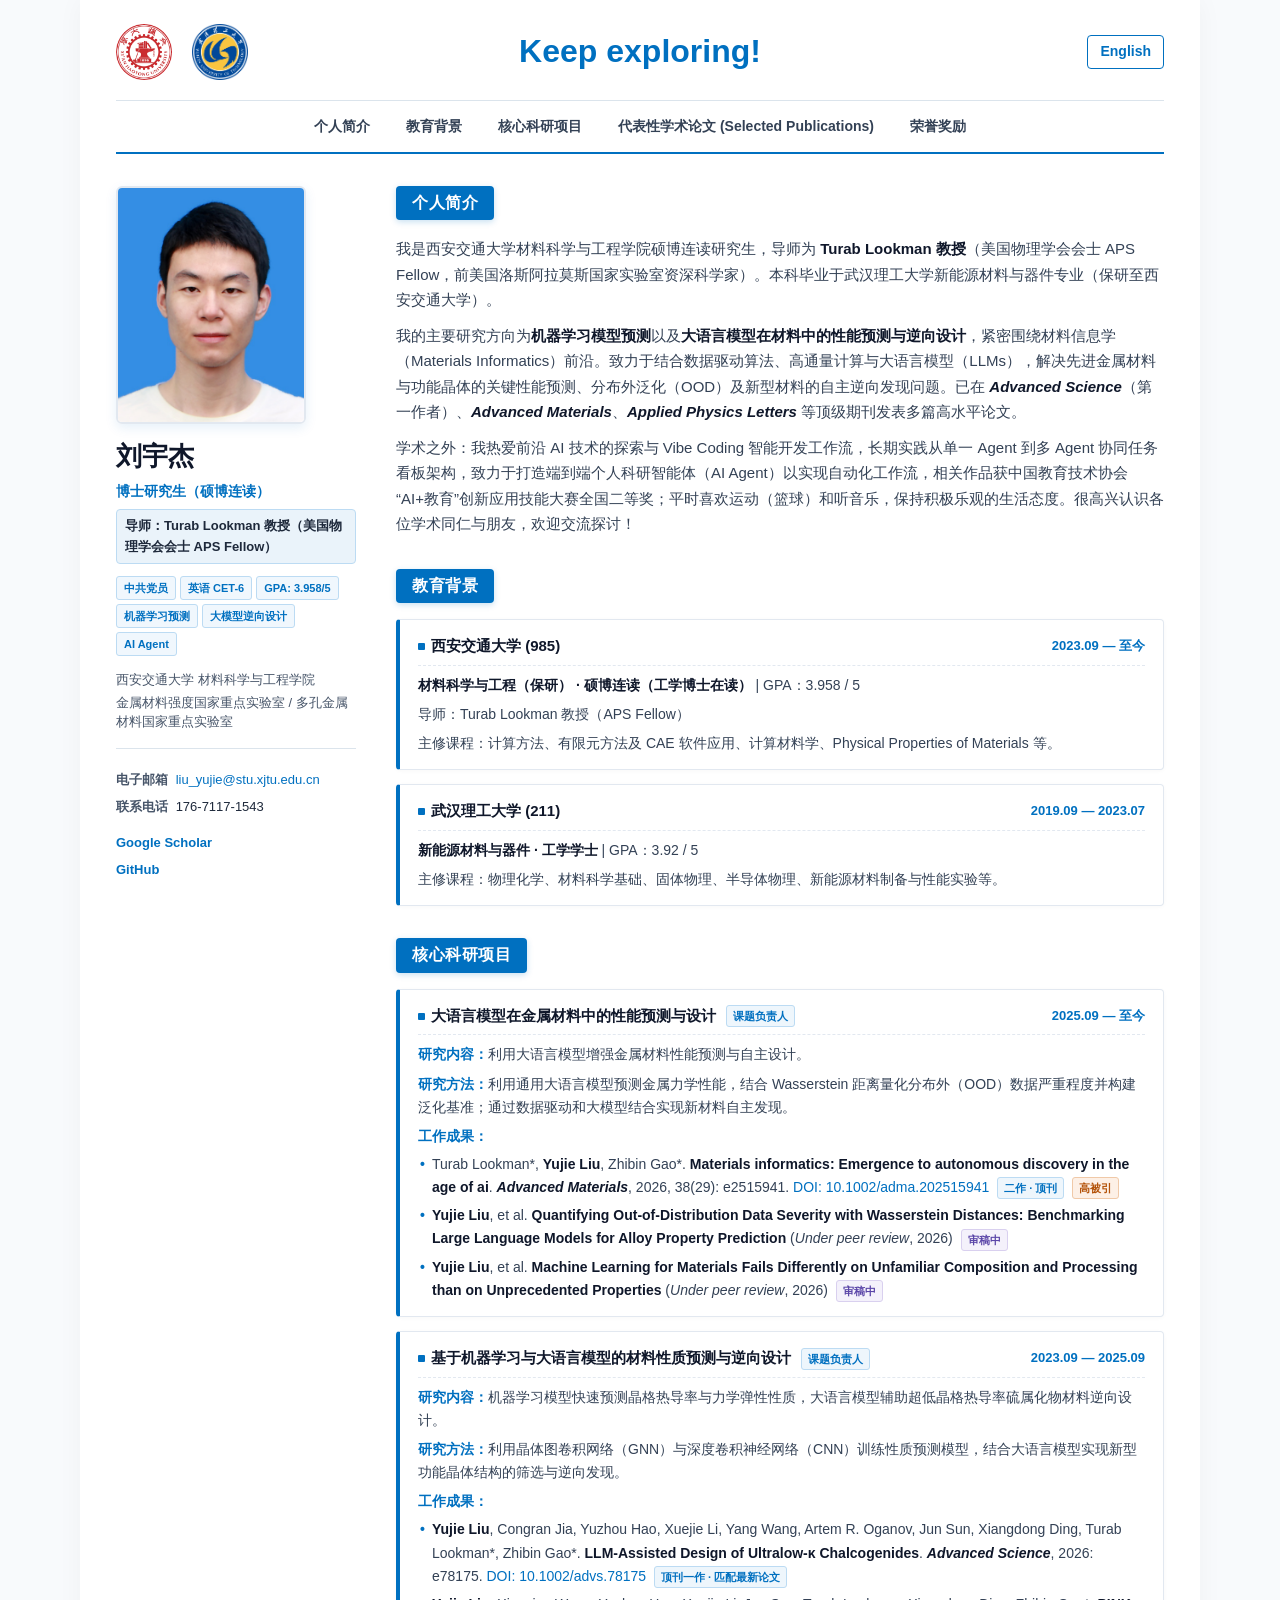
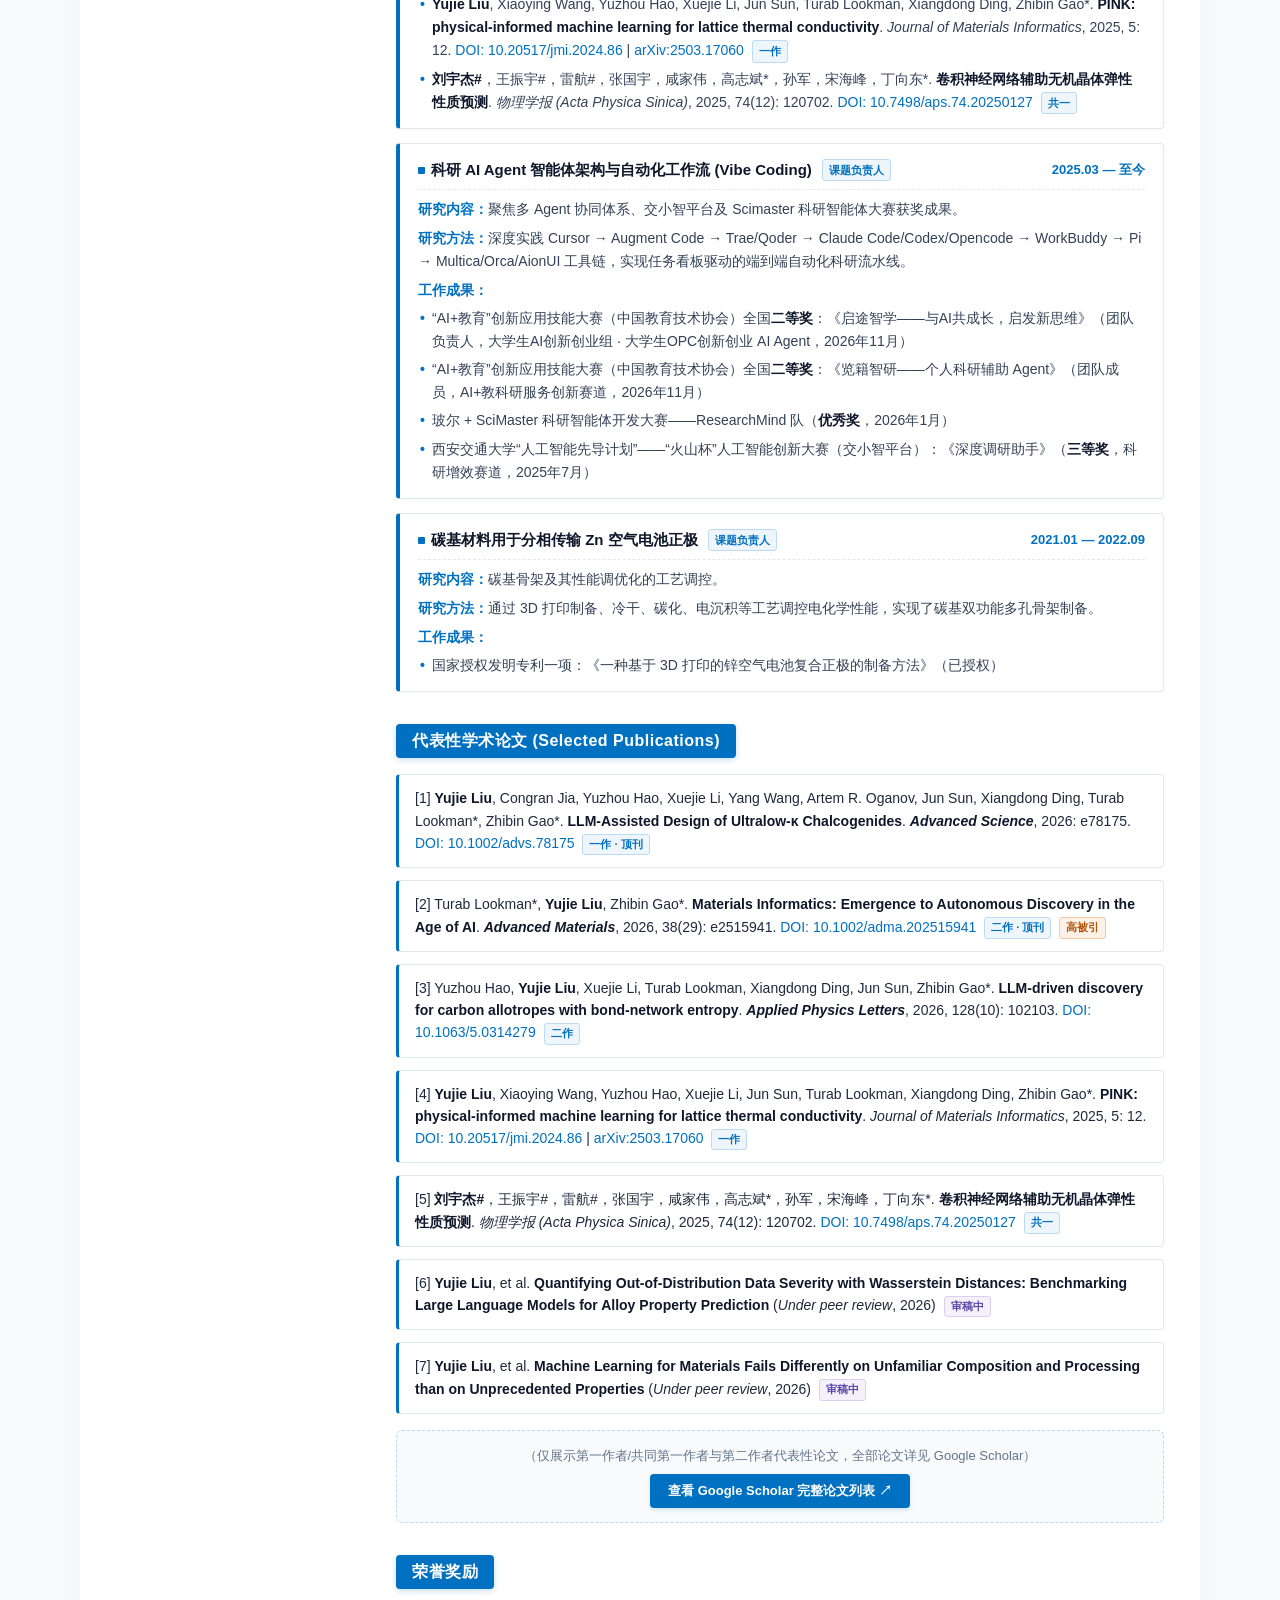
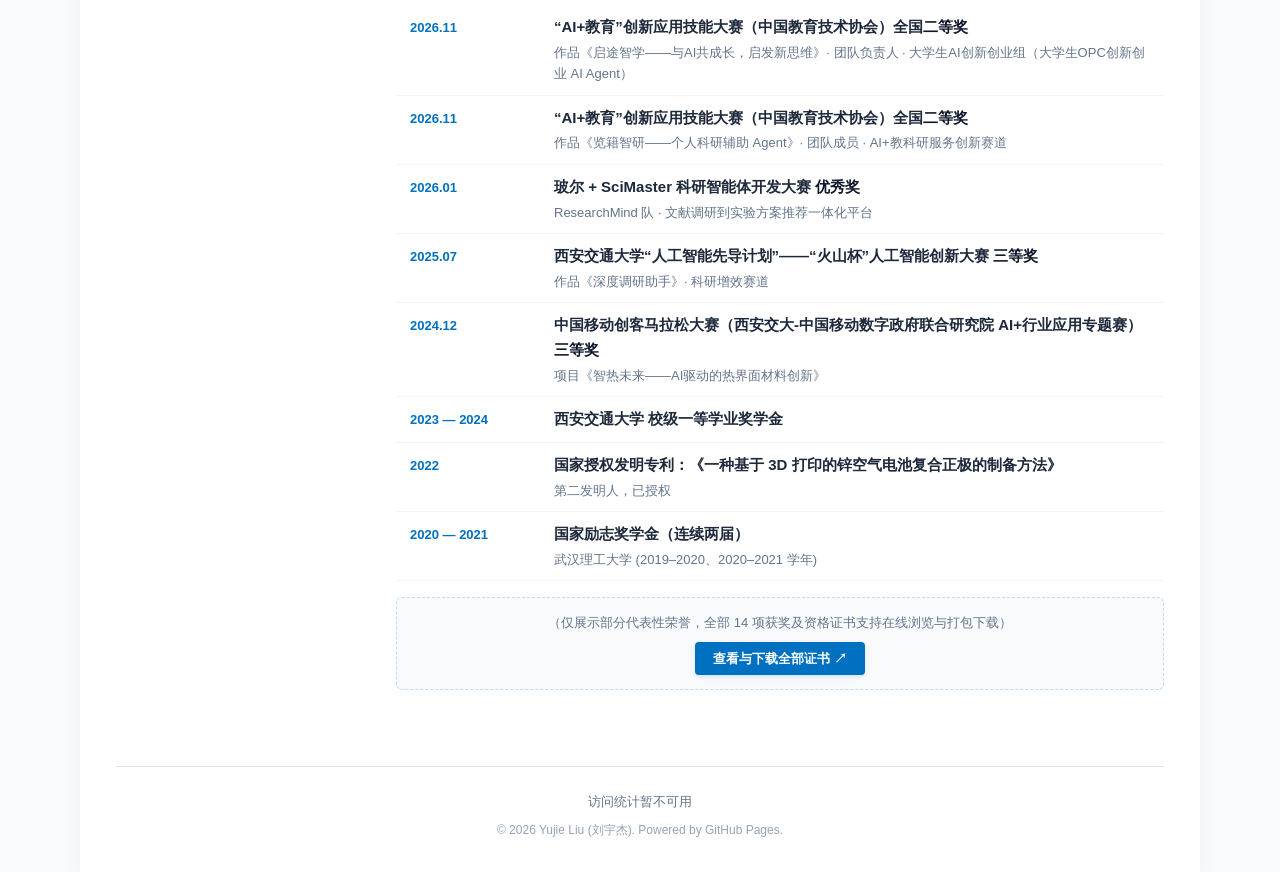
<file: index.html>
﻿<!doctype html>
<html lang="zh-CN">
  <head>
    <meta charset="utf-8">
    <meta name="viewport" content="width=device-width, initial-scale=1">
    <meta name="description" content="刘宇杰 | Yujie Liu 的学术主页 - 西安交通大学材料科学与工程学院">
    <meta name="color-scheme" content="light">
    <title>刘宇杰 | Yujie Liu</title>
    <link rel="icon" href="assets/favicons/favicon.ico" sizes="16x16 32x32 48x48">
    <link rel="icon" type="image/png" href="assets/favicons/favicon-32.png" sizes="32x32">
    <link rel="stylesheet" href="styles.css?v=20261124b">
    <script defer src="content.js?v=20261124b"></script>
    <script defer src="settings.js?v=20261124b"></script>
    <script defer src="main.js?v=20261124b"></script>
  </head>
  <body>
    <a class="skip-link" href="#main-content" data-label="skip">跳到正文</a>
    <div class="page">
      <header class="site-header">
        <div class="institution-logos">
          <a href="https://www.xjtu.edu.cn/" target="_blank" rel="noopener noreferrer">
            <img src="assets/logos/xjtu.png" width="56" height="56" alt="西安交通大学" data-logo="xjtu">
          </a>
          <a href="https://www.whut.edu.cn/" target="_blank" rel="noopener noreferrer">
            <img src="assets/logos/whut.png" width="56" height="56" alt="武汉理工大学" data-logo="whut">
          </a>
        </div>
        <p class="random-greeting" id="random-greeting" lang="en">Hello!</p>
        <button class="language-switch" id="language-switch" type="button" lang="en" aria-label="Switch to English">English</button>
      </header>

      <nav class="section-nav" aria-label="栏目导航" id="section-nav">
        <a href="#about" data-section="about">个人简介</a>
        <a href="#education" data-section="education">教育背景</a>
        <a href="#projects" data-section="projects">核心科研项目</a>
        <a href="#publications" data-section="publications">代表性学术论文</a>
        <a href="#awards" data-section="awards">荣誉奖励</a>
      </nav>

      <div class="page-body">
        <aside class="profile" aria-label="个人资料" id="profile">
          <div class="portrait-placeholder" id="portrait-placeholder" data-label="photo">照片</div>
          <img class="portrait" id="portrait" width="190" height="238" alt="刘宇杰" hidden>
          <h1 id="profile-name">刘宇杰</h1>
          <p id="profile-position">博士研究生（硕博连读）</p>
          <div class="profile-supervisor" id="profile-supervisor">导师：Turab Lookman 教授 (APS Fellow)</div>
          <div class="profile-badges" id="profile-badges"></div>
          <div class="affiliations" id="profile-affiliations"></div>
          <div class="contact">
            <div class="contact-item">
              <span class="contact-label" data-label="email">邮箱：</span>
              <span id="profile-emails"></span>
            </div>
            <div class="contact-item" id="profile-phone-container">
              <span class="contact-label" data-label="phone">电话：</span>
              <span id="profile-phone">176-7117-1543</span>
            </div>
            <ul class="profile-links" id="profile-links"></ul>
          </div>
        </aside>
        <main id="main-content" tabindex="-1"></main>
      </div>

      <footer class="site-footer">
        <div class="visitor-count" aria-live="polite">
          <span id="busuanzi_container_site_pv" style="display: none"><span data-label="pageViews">访问次数</span> <span id="busuanzi_value_site_pv"></span> <span data-label="viewUnit">次</span></span>
          <span id="busuanzi_container_site_uv" style="display: none"><span data-label="visitors">访客人数</span> <span id="busuanzi_value_site_uv"></span> <span data-label="visitorUnit">人</span></span>
          <span id="statistics-status" data-label="statisticsUnavailable">访问统计暂不可用</span>
        </div>
        <div class="copyright">
          <p>&copy; 2026 Yujie Liu (刘宇杰). Powered by GitHub Pages.</p>
        </div>
      </footer>
    </div>
    <noscript><p class="no-script">请启用 JavaScript 以查看主页内容和切换语言。 Please enable JavaScript to view this page.</p></noscript>
  </body>
</html>
</file>
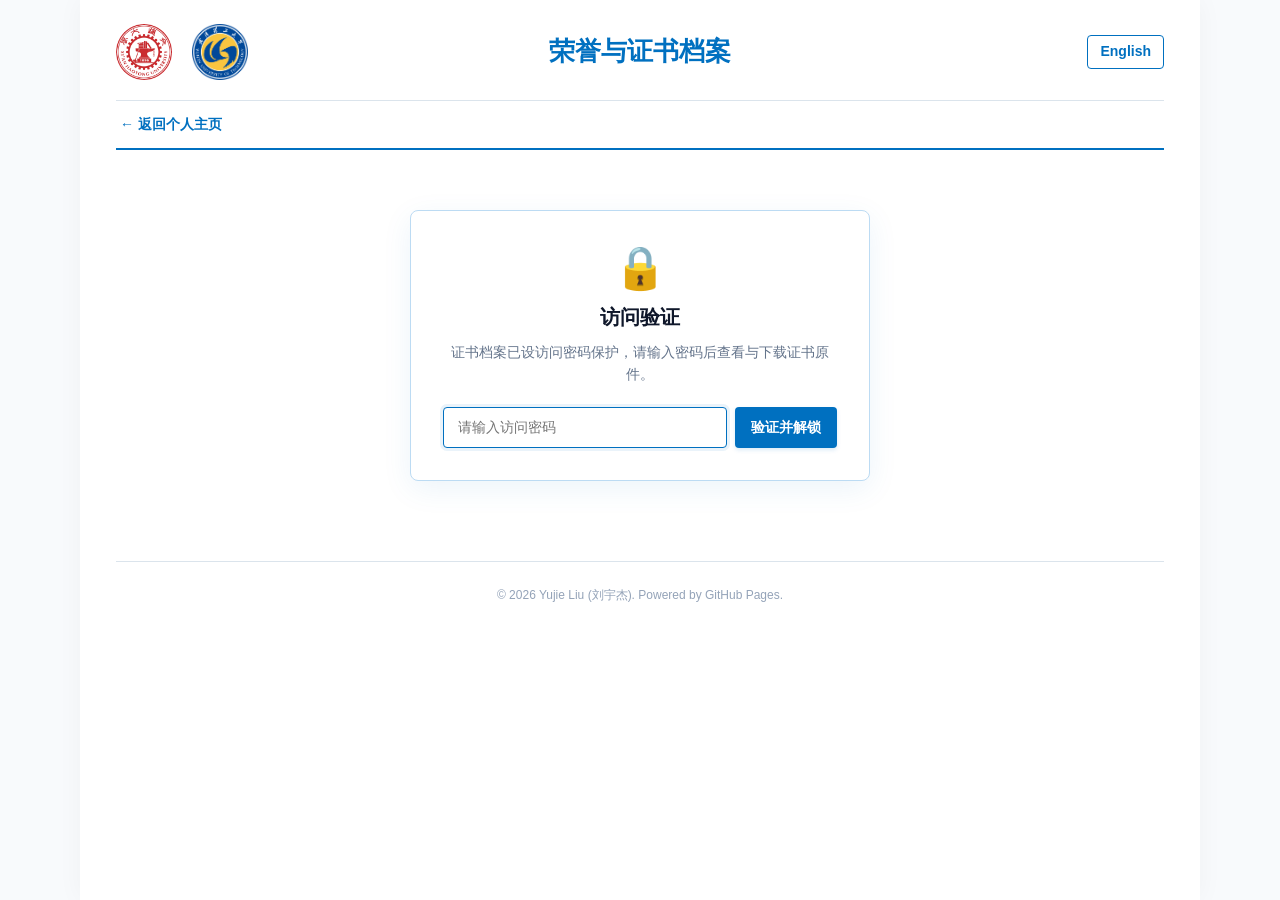
<file: certificates.html>
<!doctype html>
<html lang="zh-CN">
  <head>
    <meta charset="utf-8">
    <meta name="viewport" content="width=device-width, initial-scale=1">
    <meta name="description" content="刘宇杰 | Yujie Liu 的荣誉奖励与证书档案">
    <meta name="color-scheme" content="light">
    <title>证书档案 | 刘宇杰 (Yujie Liu)</title>
    <link rel="icon" href="assets/favicons/favicon.ico" sizes="16x16 32x32 48x48">
    <link rel="icon" type="image/png" href="assets/favicons/favicon-32.png" sizes="32x32">
    <link rel="stylesheet" href="styles.css?v=20261124c">
    <script defer src="certificates.js?v=20261124c"></script>
  </head>
  <body>
    <a class="skip-link" href="#cert-main" id="cert-skip">跳到正文</a>
    <div class="page">
      <header class="site-header">
        <div class="institution-logos">
          <a href="https://www.xjtu.edu.cn/" target="_blank" rel="noopener noreferrer">
            <img src="assets/logos/xjtu.png" width="56" height="56" alt="西安交通大学" data-logo="xjtu">
          </a>
          <a href="https://www.whut.edu.cn/" target="_blank" rel="noopener noreferrer">
            <img src="assets/logos/whut.png" width="56" height="56" alt="武汉理工大学" data-logo="whut">
          </a>
        </div>
        <h1 class="cert-page-heading" id="cert-page-heading">荣誉与证书档案</h1>
        <button class="language-switch" id="language-switch" type="button" lang="en" aria-label="Switch to English">English</button>
      </header>

      <nav class="section-nav cert-nav" aria-label="页面导航" id="cert-nav">
        <a href="index.html#awards" class="cert-back-link" id="cert-back-link">← 返回个人主页</a>
        <div class="cert-nav-actions" id="cert-nav-actions">
          <a href="assets/certificates/Yujie_Liu_Certificates.zip" download="Yujie_Liu_Certificates.zip" class="scholar-link-btn cert-zip-btn" id="cert-zip-btn" hidden>打包下载全部证书 (.zip)</a>
          <button type="button" class="cert-lock-btn" id="cert-lock-btn" title="锁定查看" hidden>锁定</button>
        </div>
      </nav>

      <section class="cert-auth-card" id="cert-auth-card">
        <div class="cert-auth-icon">🔒</div>
        <h2 class="cert-auth-title" id="cert-auth-title">访问验证</h2>
        <p class="cert-auth-desc" id="cert-auth-desc">证书档案已设访问密码保护，请输入密码后查看与下载证书原件。</p>
        <form class="cert-auth-form" id="cert-auth-form" autocomplete="off">
          <div class="cert-auth-input-wrap">
            <input type="password" id="cert-password-input" class="cert-auth-input" placeholder="请输入访问密码" required autofocus>
            <button type="submit" class="scholar-link-btn cert-auth-submit" id="cert-auth-submit">验证并解锁</button>
          </div>
          <p class="cert-auth-error" id="cert-auth-error" hidden>密码错误，请重新输入</p>
        </form>
      </section>

      <main class="cert-main" id="cert-main" tabindex="-1" hidden>
        <div class="cert-intro">
          <p class="cert-subtitle" id="cert-subtitle"></p>
          <div class="cert-filters" id="cert-filters" role="tablist" aria-label="证书分类筛选"></div>
        </div>
        <div class="cert-grid" id="cert-grid"></div>
      </main>

      <footer class="site-footer">
        <div class="copyright">
          <p>&copy; 2026 Yujie Liu (刘宇杰). Powered by GitHub Pages.</p>
        </div>
      </footer>
    </div>

    <div class="cert-modal" id="cert-modal" role="dialog" aria-modal="true" aria-labelledby="cert-modal-title" hidden>
      <div class="cert-modal-backdrop" id="cert-modal-backdrop"></div>
      <div class="cert-modal-dialog">
        <div class="cert-modal-header">
          <div class="cert-modal-meta">
            <h2 class="cert-modal-title" id="cert-modal-title"></h2>
            <p class="cert-modal-sub" id="cert-modal-sub"></p>
          </div>
          <button class="cert-modal-close" id="cert-modal-close" type="button" aria-label="关闭">&times;</button>
        </div>
        <div class="cert-modal-body">
          <button class="cert-modal-nav prev" id="cert-modal-prev" type="button" aria-label="上一张">&#8249;</button>
          <img class="cert-modal-img" id="cert-modal-img" alt="">
          <button class="cert-modal-nav next" id="cert-modal-next" type="button" aria-label="下一张">&#8250;</button>
        </div>
        <div class="cert-modal-footer">
          <span class="cert-modal-counter" id="cert-modal-counter"></span>
          <a class="scholar-link-btn" id="cert-modal-download" download>下载此证书</a>
        </div>
      </div>
    </div>

    <noscript><p class="no-script">请启用 JavaScript 以浏览和筛选证书。 Please enable JavaScript to view certificates.</p></noscript>
  </body>
</html>
</file>
<file: styles.css>
:root {
  color-scheme: light;
  font-family: -apple-system, BlinkMacSystemFont, "Segoe UI", Roboto, "Helvetica Neue", "Microsoft YaHei", "微软雅黑", Arial, sans-serif;
  font-size: 15px;
  color: #2b3036;
  background: #f8fafc;
  --primary: #0070C0;
  --primary-hover: #005696;
  --primary-light: #eaf3fa;
  --primary-border: #bcdbf3;
  --text-dark: #1e293b;
  --text-muted: #64748b;
  --card-border: #e2e8f0;
  --rule: #dbe4ec;
}

* { box-sizing: border-box; }
body { margin: 0; line-height: 1.65; background-color: #f8fafc; color: var(--text-dark); isolation: isolate; }
body::before {
  content: "";
  position: fixed;
  top: 50%;
  left: 50%;
  width: 60vmin;
  height: 60vmin;
  transform: translate(-50%, -50%);
  background: url("logo.png") center / contain no-repeat;
  opacity: 0.05;
  pointer-events: none;
  z-index: -1;
}

button, input, textarea, select { font: inherit; }
[hidden] { display: none !important; }
a { color: var(--primary); text-decoration: none; text-underline-offset: 3px; }
a:hover { text-decoration: underline; color: var(--primary-hover); }
a:focus-visible, button:focus-visible { outline: 2px solid var(--primary); outline-offset: 4px; }
p, ul, ol { margin: 0; }
strong { font-weight: 600; color: #0f172a; }
em { font-style: italic; }

.page { max-width: 1120px; margin: 0 auto; background: #ffffff; min-height: 100vh; box-shadow: 0 0 25px rgba(0,0,0,0.04); padding: 0 36px; }

/* Header */
.site-header { display: grid; grid-template-columns: minmax(0, 1fr) auto minmax(0, 1fr); align-items: center; gap: 16px; padding: 24px 0 20px; }
.institution-logos { display: flex; align-items: center; gap: 20px; justify-self: start; }
.institution-logos img { display: block; width: 56px; height: 56px; object-fit: contain; transition: transform 0.2s ease; }
.institution-logos a:hover img { transform: scale(1.05); }

.random-greeting { max-width: min(480px, 100%); font-size: 32px; font-weight: 700; line-height: 1.3; color: var(--primary); text-align: center; }
.language-switch { justify-self: end; border: 1px solid var(--primary); border-radius: 4px; padding: 4px 12px; background: #fff; color: var(--primary); cursor: pointer; font-size: 14px; font-weight: 600; transition: all 0.2s; }
.language-switch:hover { background: var(--primary); color: #fff; }

/* Nav */
.section-nav { display: flex; flex-wrap: wrap; justify-content: center; align-items: center; column-gap: 28px; row-gap: 8px; padding: 12px 0; border-top: 1px solid var(--rule); border-bottom: 2px solid var(--primary); background: #ffffff; position: sticky; top: 0; z-index: 10; }
.section-nav a { text-align: center; text-decoration: none; color: #334155; font-weight: 600; font-size: 14px; padding: 2px 4px; border-radius: 3px; transition: color 0.15s; }
.section-nav a:hover { color: var(--primary); text-decoration: none; background: var(--primary-light); }

/* Layout */
.page-body { display: grid; grid-template-columns: 240px minmax(0, 1fr); gap: 40px; padding: 32px 0 44px; }

/* Aside Profile */
.profile { min-width: 0; overflow-wrap: anywhere; }
.portrait, .portrait-placeholder { width: 190px; height: 238px; margin-bottom: 16px; border-radius: 6px; }
.portrait { display: block; object-fit: cover; object-position: center 20%; border: 2px solid #e2e8f0; box-shadow: 0 4px 12px rgba(0, 112, 192, 0.1); }
.portrait-placeholder { display: flex; align-items: center; justify-content: center; border: 2px dashed #cbd5e1; color: var(--text-muted); background: #f8fafc; }

h1 { margin: 0 0 6px; font-size: 26px; font-weight: 700; line-height: 1.3; color: #0f172a; }
#profile-position { font-size: 14px; color: var(--primary); font-weight: 600; margin-bottom: 6px; }
.profile-supervisor { font-size: 13px; font-weight: 600; color: #1e293b; background: var(--primary-light); border: 1px solid var(--primary-border); padding: 5px 8px; border-radius: 4px; margin-bottom: 12px; }

.profile-badges { display: flex; flex-wrap: wrap; gap: 4px; margin-bottom: 14px; }
.profile-tag { font-size: 11px; font-weight: 600; color: var(--primary); background: #f0f7fd; border: 1px solid var(--primary-border); padding: 2px 7px; border-radius: 3px; }

.affiliations { font-size: 13px; color: #475569; line-height: 1.5; margin-bottom: 16px; }
.affiliations p + p { margin-top: 3px; }

.contact { padding-top: 14px; border-top: 1px solid var(--rule); font-size: 13px; }
.contact-item { margin-top: 6px; }
.contact-label { font-weight: 600; color: #475569; margin-right: 4px; }

.profile-links { list-style: none; padding: 0; margin-top: 14px; }
.profile-links li + li { margin-top: 6px; }
.profile-links a { display: inline-flex; align-items: center; gap: 6px; font-weight: 600; font-size: 13px; color: var(--primary); }

/* Main Section */
main { min-width: 0; }
.content-section { scroll-margin-top: 56px; overflow-wrap: anywhere; margin-bottom: 32px; }

/* Section Header Badge (matching resume PPTX Shape 9, 10, 16, etc.) */
.section-badge-header {
  display: inline-flex;
  align-items: center;
  background-color: var(--primary);
  color: #ffffff !important;
  font-size: 16px;
  font-weight: 700;
  padding: 4px 16px;
  border-radius: 4px;
  margin: 0 0 16px;
  letter-spacing: 0.5px;
  box-shadow: 0 2px 6px rgba(0, 112, 192, 0.22);
}

.paragraphs p + p { margin-top: 10px; }
.paragraphs p { color: #334155; line-height: 1.7; }

/* Resume Project Cards (Matching PPTX visual hierarchy) */
.resume-card {
  border: 1px solid var(--card-border);
  border-left: 4px solid var(--primary);
  background: #ffffff;
  border-radius: 4px;
  padding: 14px 18px;
  margin-bottom: 14px;
  box-shadow: 0 1px 4px rgba(0, 0, 0, 0.03);
  transition: transform 0.15s ease, box-shadow 0.15s ease;
}
.resume-card:hover {
  box-shadow: 0 3px 10px rgba(0, 112, 192, 0.08);
}

.resume-card-header {
  display: flex;
  justify-content: space-between;
  align-items: baseline;
  flex-wrap: wrap;
  gap: 8px;
  margin-bottom: 8px;
  padding-bottom: 6px;
  border-bottom: 1px dashed #e2e8f0;
}

.resume-card-title {
  font-size: 15px;
  font-weight: 700;
  color: #0f172a;
  display: flex;
  align-items: center;
  gap: 6px;
}

.item-square {
  display: inline-block;
  width: 7px;
  height: 7px;
  background-color: var(--primary);
  border-radius: 1px;
  flex-shrink: 0;
}

.resume-card-period {
  font-size: 13px;
  font-weight: 600;
  color: var(--primary);
  font-variant-numeric: tabular-nums;
  white-space: nowrap;
}

.resume-card-body {
  font-size: 14px;
  color: #334155;
  line-height: 1.65;
}

.resume-field {
  margin-top: 6px;
}
.resume-field-label {
  font-weight: 700;
  color: var(--primary);
}

.resume-results-list {
  list-style: none;
  padding-left: 0;
  margin-top: 4px;
}
.resume-results-list li {
  position: relative;
  padding-left: 14px;
  margin-top: 5px;
}
.resume-results-list li::before {
  content: "•";
  position: absolute;
  left: 2px;
  color: var(--primary);
  font-weight: bold;
}

.paper-tag {
  display: inline-block;
  background: #eef6fc;
  color: var(--primary);
  border: 1px solid var(--primary-border);
  border-radius: 3px;
  font-size: 11px;
  font-weight: 700;
  padding: 1px 6px;
  margin-left: 4px;
  vertical-align: middle;
}

.paper-tag.hot {
  background: #fdf0e6;
  color: #b4530a;
  border-color: #f0c9a8;
}

.paper-tag.review {
  background: #f4f1fb;
  color: #5b46a8;
  border-color: #d9d0ef;
}

/* History list (Awards / Education fallback) */
.history-list { list-style: none; padding: 0; }
.history-list li {
  display: grid;
  grid-template-columns: 130px minmax(0, 1fr);
  gap: 14px;
  padding: 10px 14px;
  border-bottom: 1px solid #f1f5f9;
  align-items: baseline;
}
.history-list li:hover { background: #f8fafc; }
.history-period { font-variant-numeric: tabular-nums; color: var(--primary); font-weight: 600; font-size: 13px; }
.history-institution { font-weight: 600; color: #1e293b; }
.history-detail-text { color: var(--text-muted); font-size: 13px; margin-top: 2px; }

/* Publications list */
.publication-list { display: flex; flex-direction: column; gap: 12px; }
.publication-item {
  border: 1px solid #e2e8f0;
  border-left: 3px solid var(--primary);
  background: #fff;
  border-radius: 4px;
  padding: 12px 16px;
  line-height: 1.6;
  font-size: 14px;
  box-shadow: 0 1px 3px rgba(0,0,0,0.02);
}
.publication-item strong { color: #0f172a; }

.scholar-container {
  margin-top: 16px;
  text-align: center;
  padding: 14px 18px;
  background: #f8fafc;
  border: 1px dashed var(--primary-border);
  border-radius: 6px;
}
.scholar-note {
  font-size: 13px;
  color: var(--text-muted);
  margin-bottom: 8px;
}
.scholar-link-btn {
  display: inline-flex;
  align-items: center;
  gap: 6px;
  background: var(--primary);
  color: #ffffff !important;
  font-weight: 600;
  font-size: 13px;
  padding: 6px 18px;
  border-radius: 4px;
  box-shadow: 0 2px 4px rgba(0, 112, 192, 0.15);
  transition: all 0.15s ease;
}
.scholar-link-btn:hover {
  background: var(--primary-hover);
  text-decoration: none;
  box-shadow: 0 4px 8px rgba(0, 112, 192, 0.25);
}

/* Footer */
.site-footer { border-top: 1px solid var(--rule); padding: 24px 0 32px; color: var(--text-muted); font-size: 13px; text-align: center; }
.visitor-count { display: flex; flex-wrap: wrap; justify-content: center; gap: 4px 28px; margin-bottom: 8px; }
.copyright { color: #94a3b8; font-size: 12px; }

.skip-link { position: absolute; top: 8px; left: 8px; padding: 6px 12px; background: #fff; transform: translateY(-160%); z-index: 1; }
.skip-link:focus { transform: translateY(0); }
.no-script { margin: 24px; text-align: center; }

@media (max-width: 900px) {
  .page { padding: 0 20px; }
  .page-body { grid-template-columns: minmax(0, 1fr); gap: 28px; }
  .portrait, .portrait-placeholder { width: 160px; height: 200px; }
  .section-nav { column-gap: 16px; font-size: 13px; }
}

@media (max-width: 600px) {
  .site-header { grid-template-columns: minmax(0, 1fr) auto; }
  .institution-logos { grid-column: 1; grid-row: 1; }
  .language-switch { grid-column: 2; grid-row: 1; }
  .random-greeting { grid-column: 1 / -1; grid-row: 2; justify-self: center; font-size: 24px; }
  .history-list li { grid-template-columns: 1fr; gap: 2px; }
}

/* Certificates Gallery Page */
.cert-page-heading {
  margin: 0;
  font-size: 26px;
  font-weight: 700;
  color: var(--primary);
  text-align: center;
  line-height: 1.3;
}

.cert-nav {
  justify-content: space-between;
  padding: 10px 0;
}

.cert-back-link {
  font-weight: 600;
  font-size: 14px;
  color: var(--primary) !important;
}

.cert-nav-actions {
  display: flex;
  align-items: center;
  gap: 10px;
}

.cert-lock-btn {
  background: #f8fafc;
  color: #64748b;
  border: 1px solid var(--card-border);
  border-radius: 4px;
  padding: 5px 12px;
  font-size: 13px;
  font-weight: 600;
  cursor: pointer;
  transition: all 0.15s ease;
}

.cert-lock-btn:hover {
  color: #ef4444;
  border-color: #fca5a5;
  background: #fef2f2;
}

.cert-zip-btn {
  padding: 5px 14px;
  font-size: 13px;
}

/* Auth Card */
.cert-auth-card {
  max-width: 460px;
  margin: 60px auto 80px;
  padding: 36px 32px 32px;
  background: #ffffff;
  border: 1px solid var(--primary-border);
  border-radius: 8px;
  box-shadow: 0 8px 30px rgba(0, 112, 192, 0.08);
  text-align: center;
}

.cert-auth-icon {
  font-size: 42px;
  line-height: 1;
  margin-bottom: 12px;
}

.cert-auth-title {
  font-size: 20px;
  font-weight: 700;
  color: #0f172a;
  margin: 0 0 8px;
}

.cert-auth-desc {
  font-size: 13.5px;
  color: var(--text-muted);
  line-height: 1.6;
  margin-bottom: 22px;
}

.cert-auth-form {
  display: flex;
  flex-direction: column;
  gap: 10px;
}

.cert-auth-input-wrap {
  display: flex;
  gap: 8px;
}

.cert-auth-input {
  flex: 1;
  padding: 8px 14px;
  border: 1px solid var(--card-border);
  border-radius: 4px;
  font-size: 14px;
  outline: none;
  transition: border-color 0.2s, box-shadow 0.2s;
}

.cert-auth-input:focus {
  border-color: var(--primary);
  box-shadow: 0 0 0 3px var(--primary-light);
}

.cert-auth-submit {
  border: none;
  cursor: pointer;
  white-space: nowrap;
  padding: 8px 16px;
  font-size: 13.5px;
}

.cert-auth-error {
  color: #dc2626;
  font-size: 13px;
  font-weight: 600;
  margin: 4px 0 0;
  text-align: left;
}

.cert-main {
  padding: 24px 0 44px;
}

.cert-intro {
  margin-bottom: 22px;
}

.cert-subtitle {
  font-size: 13.5px;
  color: var(--text-muted);
  margin-bottom: 14px;
  line-height: 1.65;
}

.cert-filters {
  display: flex;
  flex-wrap: wrap;
  gap: 8px;
}

.cert-filter-btn {
  border: 1px solid var(--primary-border);
  background: #ffffff;
  color: #334155;
  padding: 5px 14px;
  border-radius: 999px;
  font-size: 13px;
  font-weight: 600;
  cursor: pointer;
  transition: all 0.15s ease;
}

.cert-filter-btn:hover {
  border-color: var(--primary);
  color: var(--primary);
  background: var(--primary-light);
}

.cert-filter-btn.active {
  background: var(--primary);
  border-color: var(--primary);
  color: #ffffff;
}

.cert-grid {
  display: grid;
  grid-template-columns: repeat(3, minmax(0, 1fr));
  gap: 20px;
}

.cert-card {
  display: flex;
  flex-direction: column;
  border: 1px solid var(--card-border);
  border-radius: 8px;
  overflow: hidden;
  background: #ffffff;
  box-shadow: 0 2px 8px rgba(15, 23, 42, 0.04);
  transition: transform 0.18s ease, box-shadow 0.18s ease, border-color 0.18s ease;
}

.cert-card:hover {
  transform: translateY(-2px);
  border-color: var(--primary-border);
  box-shadow: 0 8px 20px rgba(0, 112, 192, 0.1);
}

.cert-thumb-btn {
  position: relative;
  display: flex;
  align-items: center;
  justify-content: center;
  width: 100%;
  aspect-ratio: 4 / 3;
  padding: 10px;
  border: none;
  border-bottom: 1px solid #f1f5f9;
  background: #f8fafc;
  cursor: zoom-in;
  overflow: hidden;
}

.cert-thumb-img {
  max-width: 100%;
  max-height: 100%;
  object-fit: contain;
  border-radius: 3px;
  box-shadow: 0 1px 4px rgba(15, 23, 42, 0.08);
  transition: transform 0.2s ease;
}

.cert-thumb-btn:hover .cert-thumb-img {
  transform: scale(1.03);
}

.cert-redacted-badge {
  position: absolute;
  top: 8px;
  right: 8px;
  background: rgba(51, 65, 85, 0.88);
  color: #f8fafc;
  font-size: 11px;
  font-weight: 600;
  padding: 2px 8px;
  border-radius: 999px;
  letter-spacing: 0.2px;
}

.cert-card-body {
  flex: 1;
  padding: 14px 16px 10px;
}

.cert-card-meta {
  display: flex;
  align-items: center;
  justify-content: space-between;
  gap: 8px;
  margin-bottom: 8px;
}

.cert-card-meta .paper-tag {
  margin-left: 0;
}

.cert-card-date {
  font-size: 12px;
  font-weight: 600;
  color: var(--primary);
  font-variant-numeric: tabular-nums;
}

.cert-card-title {
  margin: 0 0 6px;
  font-size: 14.5px;
  font-weight: 700;
  line-height: 1.45;
  color: #0f172a;
}

.cert-card-issuer {
  font-size: 12.5px;
  font-weight: 600;
  color: #475569;
  margin-bottom: 4px;
}

.cert-card-detail {
  font-size: 12.5px;
  color: var(--text-muted);
  line-height: 1.5;
}

.cert-card-actions {
  display: grid;
  grid-template-columns: 1fr 1fr;
  gap: 8px;
  padding: 10px 16px 14px;
}

.cert-action-btn {
  display: inline-flex;
  align-items: center;
  justify-content: center;
  padding: 6px 10px;
  border-radius: 4px;
  font-size: 12.5px;
  font-weight: 600;
  cursor: pointer;
  text-align: center;
  transition: all 0.15s ease;
}

.cert-action-btn.secondary {
  background: #f8fafc;
  color: #334155;
  border: 1px solid var(--card-border);
}

.cert-action-btn.secondary:hover {
  border-color: var(--primary);
  color: var(--primary);
  background: var(--primary-light);
}

.cert-action-btn.primary {
  background: var(--primary);
  color: #ffffff !important;
  border: 1px solid var(--primary);
}

.cert-action-btn.primary:hover {
  background: var(--primary-hover);
  border-color: var(--primary-hover);
  text-decoration: none;
}

/* Lightbox Modal */
.cert-modal {
  position: fixed;
  inset: 0;
  z-index: 1000;
  display: flex;
  align-items: center;
  justify-content: center;
  padding: 20px;
}

.cert-modal-backdrop {
  position: absolute;
  inset: 0;
  background: rgba(15, 23, 42, 0.8);
}

.cert-modal-dialog {
  position: relative;
  z-index: 1;
  width: min(960px, 100%);
  max-height: 92vh;
  display: flex;
  flex-direction: column;
  background: #ffffff;
  border-radius: 8px;
  overflow: hidden;
  box-shadow: 0 24px 60px rgba(0, 0, 0, 0.35);
}

.cert-modal-header {
  display: flex;
  align-items: flex-start;
  justify-content: space-between;
  gap: 12px;
  padding: 14px 18px;
  border-bottom: 1px solid var(--card-border);
}

.cert-modal-title {
  margin: 0;
  font-size: 16px;
  font-weight: 700;
  color: #0f172a;
}

.cert-modal-sub {
  margin-top: 2px;
  font-size: 13px;
  color: var(--text-muted);
}

.cert-modal-close {
  border: none;
  background: transparent;
  color: #64748b;
  font-size: 28px;
  line-height: 1;
  padding: 0 4px;
  cursor: pointer;
}

.cert-modal-close:hover {
  color: #0f172a;
}

.cert-modal-body {
  position: relative;
  flex: 1;
  min-height: 260px;
  display: flex;
  align-items: center;
  justify-content: center;
  padding: 16px 52px;
  background: #f1f5f9;
  overflow: auto;
}

.cert-modal-img {
  max-width: 100%;
  max-height: 66vh;
  object-fit: contain;
  border-radius: 4px;
  box-shadow: 0 4px 18px rgba(15, 23, 42, 0.16);
}

.cert-modal-nav {
  position: absolute;
  top: 50%;
  transform: translateY(-50%);
  width: 36px;
  height: 36px;
  border-radius: 50%;
  border: 1px solid var(--card-border);
  background: rgba(255, 255, 255, 0.94);
  color: #0f172a;
  font-size: 22px;
  line-height: 1;
  cursor: pointer;
  display: flex;
  align-items: center;
  justify-content: center;
  box-shadow: 0 2px 6px rgba(15, 23, 42, 0.12);
}

.cert-modal-nav:hover {
  background: var(--primary);
  color: #ffffff;
  border-color: var(--primary);
}

.cert-modal-nav.prev { left: 10px; }
.cert-modal-nav.next { right: 10px; }

.cert-modal-footer {
  display: flex;
  align-items: center;
  justify-content: space-between;
  gap: 12px;
  padding: 12px 18px;
  border-top: 1px solid var(--card-border);
  background: #ffffff;
}

.cert-modal-counter {
  font-size: 13px;
  font-weight: 600;
  color: var(--text-muted);
  font-variant-numeric: tabular-nums;
}

@media (max-width: 900px) {
  .cert-grid { grid-template-columns: repeat(2, minmax(0, 1fr)); }
}

@media (max-width: 600px) {
  .cert-page-heading { grid-column: 1 / -1; grid-row: 2; justify-self: center; font-size: 22px; }
  .cert-grid { grid-template-columns: 1fr; }
  .cert-nav { justify-content: center; gap: 10px; }
  .cert-modal-body { padding: 12px 42px; }
}
</file>
